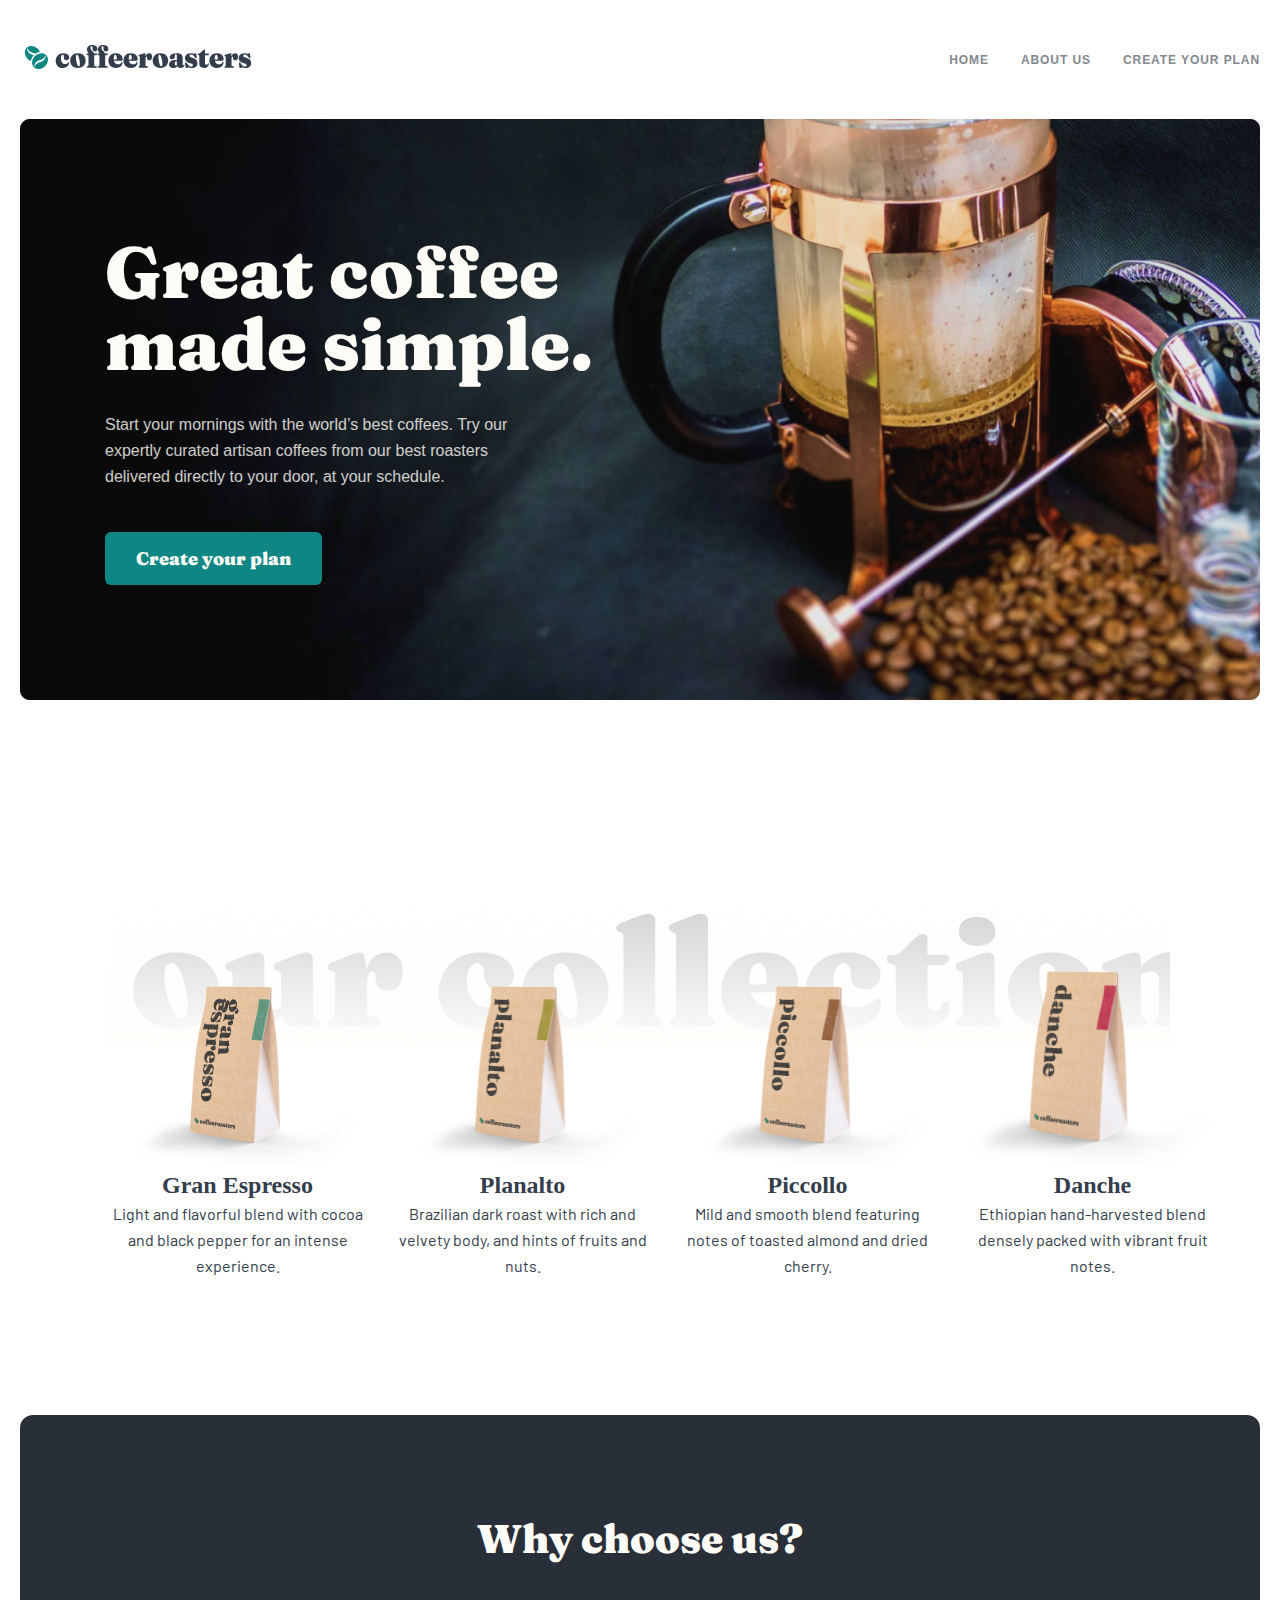
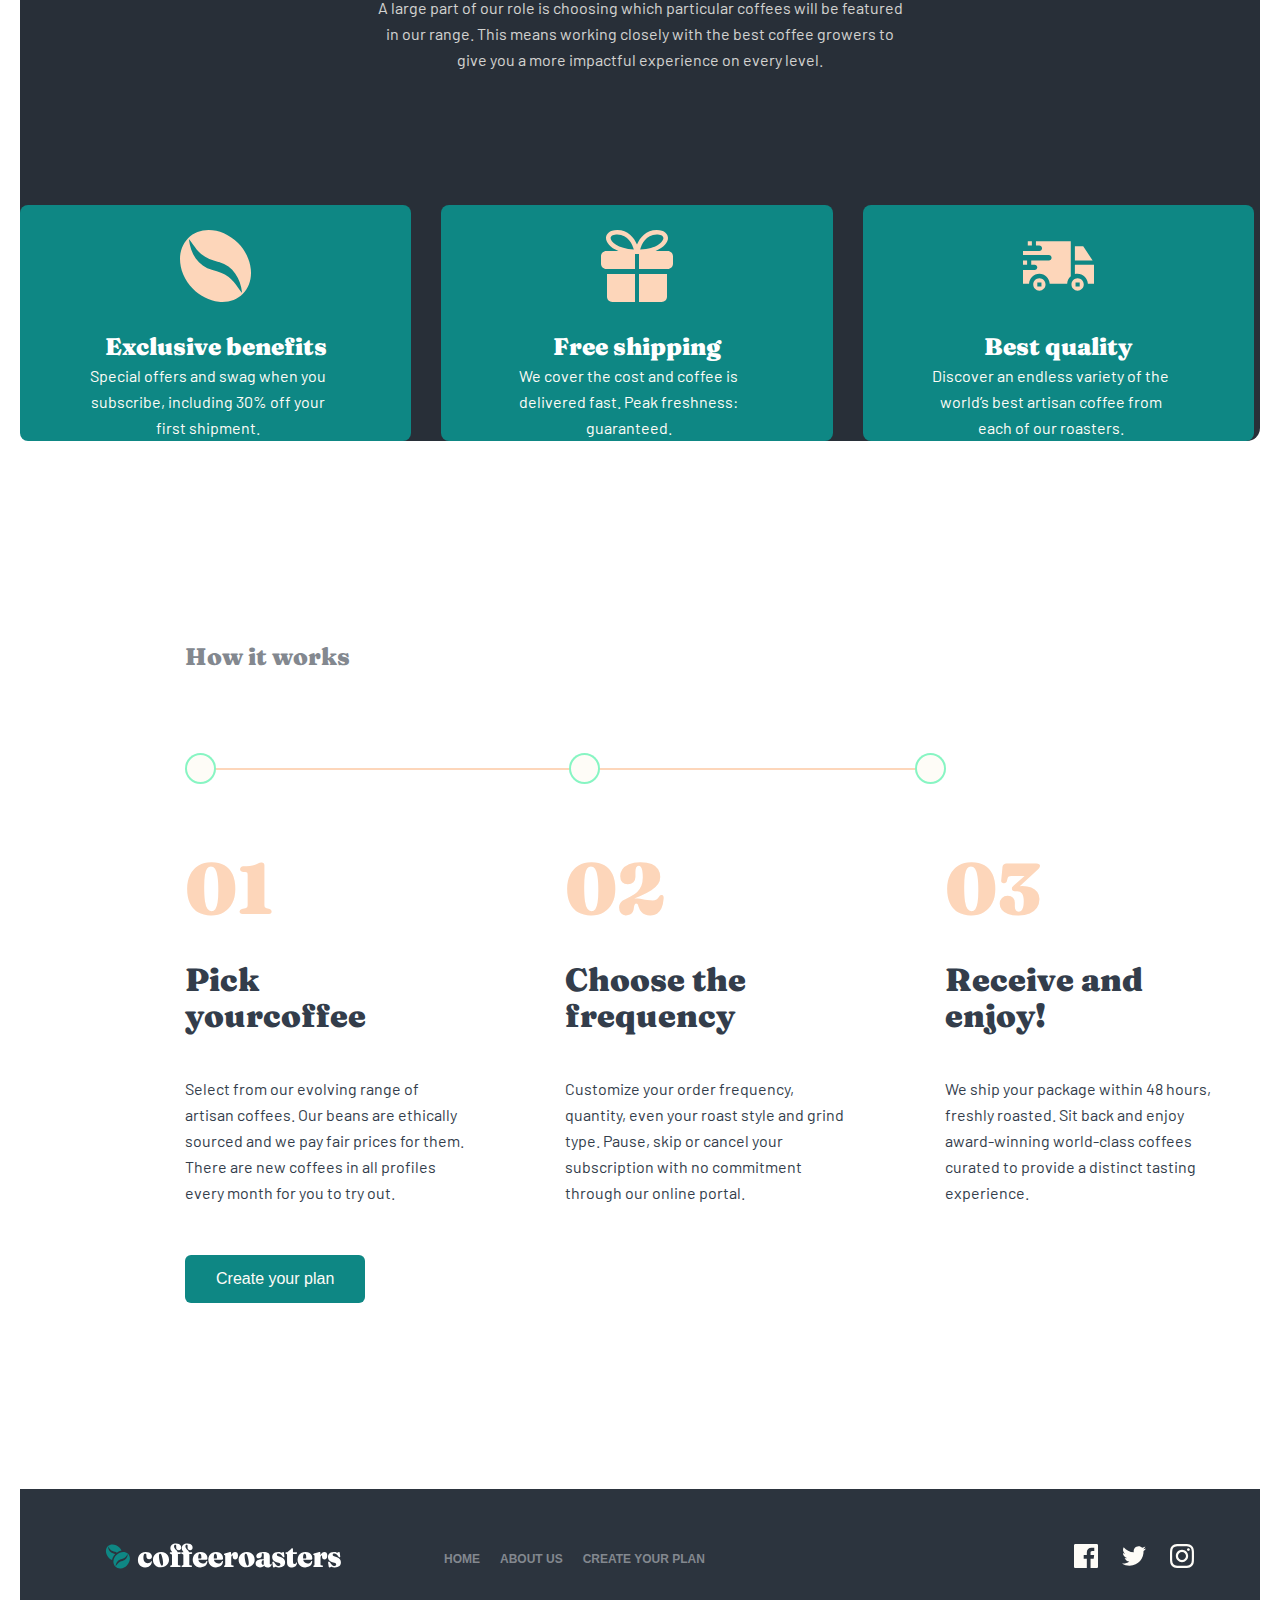
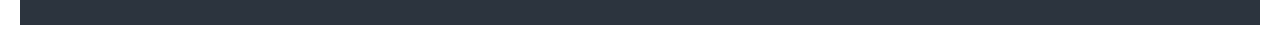
<file: index.html>
<!DOCTYPE html>
<html lang="en">
<head>
    <meta charset="UTF-8">
    <meta http-equiv="X-UA-Compatible" content="IE=edge">
    <meta name="viewport" content="width=device-width, initial-scale=1.0">
    <link rel="stylesheet" href="./css/main.css">
    <title>Document</title>
</head>
<body>
    <header class="site__header header">
        <div class="site__container container">
            <div class="navbar">
                <a href="./index.html">
                    <img src="./images/Group 5.svg" alt="site-logo" width="236" height="26">
                </a>
                <nav class="nav">
                    <ol class="header__list">
                        <li class="header__item">
                            <a class="header__link" href="#link">
                                HOME
                            </a>
                        </li>
                        <li class="header__item">
                            <a class="header__link" href="./next.html" target="blank">
                                ABOUT US
                            </a>
                        </li>
                        <li class="header__item">
                            <a class="header__link" href="#link">
                                Create your plan
                            </a>
                        </li>
                    </ol>
                    <a class="site__hamburger" href="#link">
                        <img src="./images/hamburger.png" alt="site menu" width="20" height="20">
                    </a>
                </nav>   
            </div>
        </div>
    </header>
    
    <main class="site-main">
       <section class="her-section">
        <div class="container">
            <div class="hero">
                <div class="hero__content">
                    <h1 class="hero__title">Great coffee
                        made simple.</h1>
                    <div class="hero__text-wrapper">
                        <p class="hero__text">Start your mornings with the world’s best coffees. Try our expertly curated artisan coffees from our best roasters delivered directly to your door, at your schedule.</p>
                    </div>
                    <a class="hero__link" href="#link">Create your plan</a>
                </div>
            </div>
        </div>
       </section>
        <section class="midle__section">
            <div class="container">
                <div class="site__midle">
                    <div class="boxing">
                        <ul class="site__midle-list">
                            <li class="site__midle-list-item">
                                <img src="./images/kofe.png" alt="site-logo" width="255" height="193">
                                <h2 class="site__midle-title">
                                    Gran Espresso
                                </h2>
                                <p class="site__midle-text">Light and flavorful blend with cocoa and black pepper for an intense experience.</p>
                            </li>
                            <li class="site__midle-list-item">
                                <img src="./images/kofe-box.png" alt="site-logo" width="255" height="193">
                                <h2 class="site__midle-title">
                                    Planalto
                                </h2>
                                <p class="site__midle-text">Brazilian dark roast with rich and velvety body, and hints of fruits and nuts.</p>
                            </li>
                            <li class="site__midle-list-item">
                                <img src="./images/kofe-box-2.png" alt="site-logo" width="255" height="193">
                                <h2 class="site__midle-title">
                                    Piccollo
                                </h2>
                                <p class="site__midle-text">Mild and smooth blend featuring notes of toasted almond and dried cherry.</p>
                            </li>
                            <li class="site__midle-list-item">
                                <img src="./images/chery-kofe.png" alt="site-logo" width="255" height="193">
                                <h2 class="site__midle-title">
                                    Danche
                                </h2>
                                <p class="site__midle-text">Ethiopian hand-harvested blend densely packed with vibrant fruit notes.</p>
                            </li>
                        </ul>
                    </div>
                </div>
            </div>
        </section>
        
        <section>
            <div class="container">
                <div class="end__proect">
                    <div class="cofe__section">
                        <h2 class="end__proect-title">
                            Why choose us?
                        </h2>
                        <div class="end__proect-text">
                            <p class="end__proect-text-item">
                                A large part of our role is choosing which particular coffees will be featured 
                                in our range. This means working closely with the best coffee growers to give 
                                you a more impactful experience on every level.
                            </p>
                        </div>
                        <ul class="about">
                            <li class="about__coffee">
                                <img class="end__proect-img" src="./images/grain of coffee.svg" alt="site-logo" width="71" height="72">
                                <h3 class="about__cofe-title">Exclusive benefits</h3>
                                <p class="about__cofe-text">Special offers and swag when you subscribe, including 30% off your first shipment.</p>
                            </li>
                            
                            <li class="about__coffee">
                                <img class="end__proect-img" src="./images/gift4.svg" alt="site-logo" width="72" height="72">
                                <h3 class="about__cofe-title">Free shipping</h3>
                                <p class="about__cofe-text">We cover the cost and coffee is delivered fast. Peak freshness: guaranteed.</p>
                            </li>
                            
                            <li class="about__coffee">
                                <img class="end__proect-img" src="./images/delivery.svg" alt="site-logo" width="71" height="72">
                                <h3 class="about__cofe-title">Best quality</h3>
                                <p class="about__cofe-text">Discover an endless variety of the world’s best artisan coffee from each of our roasters.</p>
                            </li>
                        </ul>
                    </div>
                </div>
            </div>
        </section>
        
        <section class="next__section">
            <div class="container">
                <div class="works__box">
                    <h2 class="work__title">
                        How it works
                    </h2>
                    <div class="line">
                        <span class="round__1"></span>
                        <span class="round__2"></span>
                        <span class="round__3"></span>
                    </div>
                    
                    <ul class="numbers__father">
                        <li class="numbers__item">
                            <h2 class="numbers">
                                01
                            </h2>
                            <h3 class="numbers__title">
                                Pick yourcoffee
                            </h3>
                            <p class="numbers__text">
                                Select from our evolving range of artisan coffees. Our beans are ethically sourced and we pay fair prices for them. There are new coffees in all profiles every month for you to try out.
                            </p>
                        </li>
                        <li class="numbers__item">
                            <h2 class="numbers">
                                02
                            </h2>
                            <h3 class="numbers__title">
                                Choose the frequency
                            </h3>
                            <p class="numbers__text">
                                Customize your order frequency, quantity, even your roast style and grind type. Pause, skip or cancel your subscription with no commitment through our online portal.
                            </p>
                        </li>
                        <li class="numbers__item">
                            <h2 class="numbers">
                                03
                            </h2>
                            <h3 class="numbers__title">
                                Receive and enjoy!
                            </h3>
                            <p class="numbers__text">
                                We ship your package within 48 hours, freshly roasted. Sit back and enjoy award-winning world-class coffees curated to provide a distinct tasting experience.
                            </p>
                        </li>
                    </ul>
                    <a class="your__plan" href="#link">
                        Create your plan
                    </a>
                </div>
            </div>
        </section>
    </main> 

    <footer class="site-footer">
        <div class="container">
            <div class="cofe__footer">
                <a href="#link">
                    <img class="site__footer-img" src="./images/Group 5 (1).svg" alt="site-logo" width="236" height="26">
                </a>
                <ol class="site__footer-list">
                    <li class="site__footer-list-iteam">
                        <a class="site__footer-list-link" href="#link">
                            HOME
                        </a>
                    </li>
                    <li class="site__footer-list-iteam">
                        <a class="site__footer-list-link" href="./next.html" target="blank">
                            ABOUT US
                        </a>
                    </li>
                    <li class="site__footer-list-iteam">
                        <a class="site__footer-list-link" href="#link">
                            Create your plan
                        </a>
                    </li>
                </ol>

                <ul class="site-others-list">
                    <li class="site-others-list-item">
                        <a class="site-others-link" href="#link">
                            <img src="./images/fecebook.svg" alt="site-fecebook" width="24" height="24">
                        </a>
                    </li>
                    <li class="site-others-list-item">
                        <a class="site-others-link" href="#link">
                            <img src="./images/twitter.svg" alt="site-twitter" width="24" height="24">
                        </a>    
                    </li>
                    <li class="site-others-list-item">
                        <a class="site-others-link" href="#link">
                            <img src="./images/instagram.svg" alt="site-instagram" width="24" height="24">
                        </a>
                    </li>
                </ul>
            </div>
        </div>
    </footer>
</body>
</html>
</file>
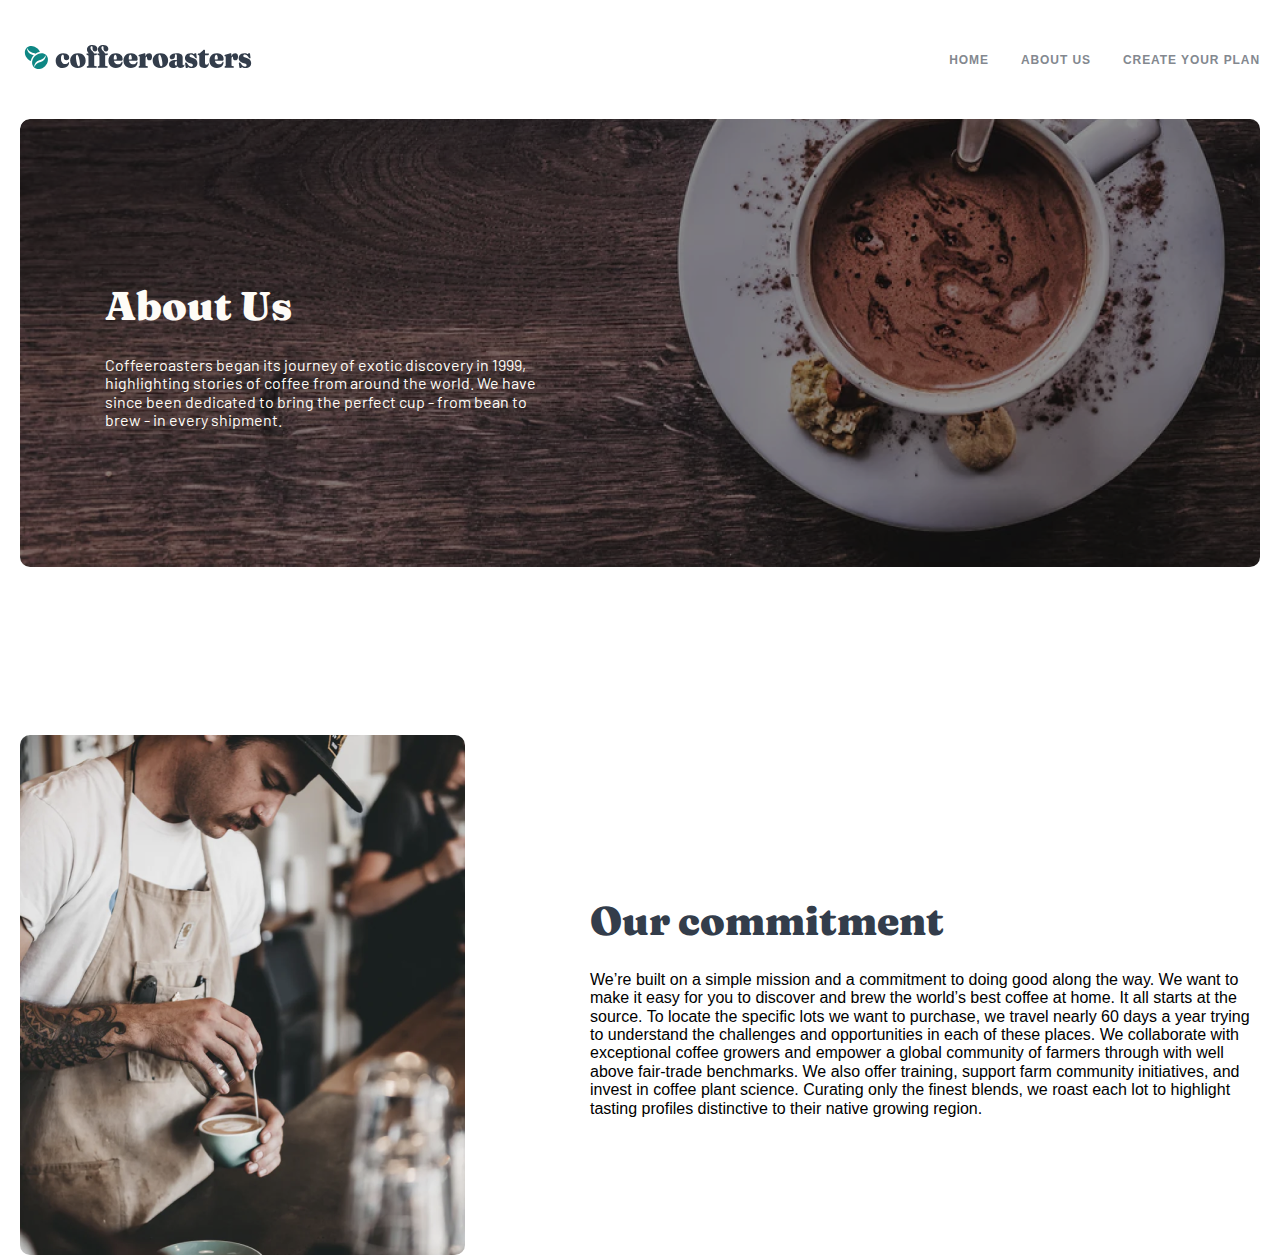
<file: next.html>
<!DOCTYPE html>
<html lang="en">
<head>
   <meta charset="UTF-8">
   <meta http-equiv="X-UA-Compatible" content="IE=edge">
   <meta name="viewport" content="width=device-width, initial-scale=1.0">
   <link rel="stylesheet" href="./css/main.css">
   <title>Document</title>
</head>
<body>
   <header class="site__header header">
      <div class="site__container container">
         <div class="navbar">
            <a href="./index.html">
               <img src="./images/Group 5.svg" alt="site-logo" width="236" height="26">
            </a>
            <nav class="nav">
               <ol class="header__list">
                  <li class="header__item">
                     <a class="header__link" href="#link">
                        HOME
                     </a>
                  </li>
                  <li class="header__item">
                     <a class="header__link" href="./next.html" target="blank">
                        ABOUT US
                     </a>
                  </li>
                  <li class="header__item">
                     <a class="header__link" href="#link">
                        Create your plan
                     </a>
                  </li>
               </ol>
               <a class="site__hamburger" href="#link">
                  <img src="./images/hamburger.png" alt="site menu" width="20" height="20">
               </a>
            </nav>   
         </div>
      </div>
   </header>
   
   <main>
      <section class="next__hero-section">
         <div class="container">
            <div class="next__box">
               <div class="header__section-box">
                  <h1 class="next__hero-title">
                     About Us
                  </h1>
                  <p class="next__hero-text">
                     Coffeeroasters began its journey of exotic discovery in 1999, highlighting stories of coffee from around the world. We have since been dedicated to bring the perfect cup - from bean to brew - in every shipment.
                  </p>
               </div>
            </div>
         </div>
      </section>
      
      <section class="next__page-section">
         <div class="container">
            <div class="next__page-box">
               <img class="coffe__man" src="./images/cofe-men.png" alt="site-img" width="445" height="520">
               <div class="site__about-coffe">
                  <h1 class="coffe__man-title">
                     Our commitment
                  </h1>
                  <p class="coffe__man-text">
                     We’re built on a simple mission and a commitment to doing good along the way. We want to make it easy for you to discover and brew the world’s best coffee at home. It all starts at the source. To locate the specific lots we want to purchase, we travel nearly 60 days a year trying to understand the challenges and opportunities in each of these places. We collaborate with exceptional coffee growers and empower a global community of farmers through with well above fair-trade benchmarks. We also offer training, support farm community initiatives, and invest in coffee plant science. Curating only the finest blends, we roast each lot to highlight tasting profiles distinctive to their native growing region.
                  </p>
               </div>
            </div>
         </div>
      </section>
   </main>
</body>
</html>
</file>
<file: css/main.css>
@font-face {
  font-family: "Barlow";
  font-style: normal;
  font-weight: 400;
  src: local(""), url("../fonts/barlow-v12-latin-regular.woff2") format("woff2"), url("../fonts/barlow-v12-latin-regular.woff") format("woff");
  /* Chrome 6+, Firefox 3.6+, IE 9+, Safari 5.1+ */
}
@font-face {
  font-family: "Barlow";
  font-style: normal;
  font-weight: 700;
  src: local(""), url("../fonts/barlow-v12-latin-700.woff2") format("woff2"), url("../fonts/barlow-v12-latin-700.woff") format("woff");
  /* Chrome 6+, Firefox 3.6+, IE 9+, Safari 5.1+ */
}
@font-face {
  font-family: "Fraunces";
  font-style: normal;
  font-weight: 900;
  src: local(""), url("../fonts/fraunces-v22-latin-900.woff2") format("woff2"), url("../fonts/fraunces-v22-latin-900.woff") format("woff");
  /* Chrome 6+, Firefox 3.6+, IE 9+, Safari 5.1+ */
}
/*! normalize.css v8.0.1 | MIT License | github.com/necolas/normalize.css */
/* Document
   ========================================================================== */
/**
 * 1. Correct the line height in all browsers.
 * 2. Prevent adjustments of font size after orientation changes in iOS.
 */
html {
  line-height: 1.15;
  /* 1 */
  -webkit-text-size-adjust: 100%;
  /* 2 */
}

/* Sections
   ========================================================================== */
/**
 * Remove the margin in all browsers.
 */
body {
  margin: 0;
}

/**
 * Render the `main` element consistently in IE.
 */
main {
  display: block;
}

/**
 * Correct the font size and margin on `h1` elements within `section` and
 * `article` contexts in Chrome, Firefox, and Safari.
 */
h1 {
  font-size: 2em;
  margin: 0.67em 0;
}

/* Grouping content
   ========================================================================== */
/**
 * 1. Add the correct box sizing in Firefox.
 * 2. Show the overflow in Edge and IE.
 */
hr {
  box-sizing: content-box;
  /* 1 */
  height: 0;
  /* 1 */
  overflow: visible;
  /* 2 */
}

/**
 * 1. Correct the inheritance and scaling of font size in all browsers.
 * 2. Correct the odd `em` font sizing in all browsers.
 */
pre {
  font-family: monospace, monospace;
  /* 1 */
  font-size: 1em;
  /* 2 */
}

/* Text-level semantics
   ========================================================================== */
/**
 * Remove the gray background on active links in IE 10.
 */
a {
  background-color: transparent;
}

/**
 * 1. Remove the bottom border in Chrome 57-
 * 2. Add the correct text decoration in Chrome, Edge, IE, Opera, and Safari.
 */
abbr[title] {
  border-bottom: none;
  /* 1 */
  text-decoration: underline;
  /* 2 */
  -webkit-text-decoration: underline dotted;
          text-decoration: underline dotted;
  /* 2 */
}

/**
 * Add the correct font weight in Chrome, Edge, and Safari.
 */
b,
strong {
  font-weight: bolder;
}

/**
 * 1. Correct the inheritance and scaling of font size in all browsers.
 * 2. Correct the odd `em` font sizing in all browsers.
 */
code,
kbd,
samp {
  font-family: monospace, monospace;
  /* 1 */
  font-size: 1em;
  /* 2 */
}

/**
 * Add the correct font size in all browsers.
 */
small {
  font-size: 80%;
}

/**
 * Prevent `sub` and `sup` elements from affecting the line height in
 * all browsers.
 */
sub,
sup {
  font-size: 75%;
  line-height: 0;
  position: relative;
  vertical-align: baseline;
}

sub {
  bottom: -0.25em;
}

sup {
  top: -0.5em;
}

/* Embedded content
   ========================================================================== */
/**
 * Remove the border on images inside links in IE 10.
 */
img {
  border-style: none;
}

/* Forms
   ========================================================================== */
/**
 * 1. Change the font styles in all browsers.
 * 2. Remove the margin in Firefox and Safari.
 */
button,
input,
optgroup,
select,
textarea {
  font-family: inherit;
  /* 1 */
  font-size: 100%;
  /* 1 */
  line-height: 1.15;
  /* 1 */
  margin: 0;
  /* 2 */
}

/**
 * Show the overflow in IE.
 * 1. Show the overflow in Edge.
 */
button,
input {
  /* 1 */
  overflow: visible;
}

/**
 * Remove the inheritance of text transform in Edge, Firefox, and IE.
 * 1. Remove the inheritance of text transform in Firefox.
 */
button,
select {
  /* 1 */
  text-transform: none;
}

/**
 * Correct the inability to style clickable types in iOS and Safari.
 */
button,
[type=button],
[type=reset],
[type=submit] {
  -webkit-appearance: button;
}

/**
 * Remove the inner border and padding in Firefox.
 */
button::-moz-focus-inner,
[type=button]::-moz-focus-inner,
[type=reset]::-moz-focus-inner,
[type=submit]::-moz-focus-inner {
  border-style: none;
  padding: 0;
}

/**
 * Restore the focus styles unset by the previous rule.
 */
button:-moz-focusring,
[type=button]:-moz-focusring,
[type=reset]:-moz-focusring,
[type=submit]:-moz-focusring {
  outline: 1px dotted ButtonText;
}

/**
 * Correct the padding in Firefox.
 */
fieldset {
  padding: 0.35em 0.75em 0.625em;
}

/**
 * 1. Correct the text wrapping in Edge and IE.
 * 2. Correct the color inheritance from `fieldset` elements in IE.
 * 3. Remove the padding so developers are not caught out when they zero out
 *    `fieldset` elements in all browsers.
 */
legend {
  box-sizing: border-box;
  /* 1 */
  color: inherit;
  /* 2 */
  display: table;
  /* 1 */
  max-width: 100%;
  /* 1 */
  padding: 0;
  /* 3 */
  white-space: normal;
  /* 1 */
}

/**
 * Add the correct vertical alignment in Chrome, Firefox, and Opera.
 */
progress {
  vertical-align: baseline;
}

/**
 * Remove the default vertical scrollbar in IE 10+.
 */
textarea {
  overflow: auto;
}

/**
 * 1. Add the correct box sizing in IE 10.
 * 2. Remove the padding in IE 10.
 */
[type=checkbox],
[type=radio] {
  box-sizing: border-box;
  /* 1 */
  padding: 0;
  /* 2 */
}

/**
 * Correct the cursor style of increment and decrement buttons in Chrome.
 */
[type=number]::-webkit-inner-spin-button,
[type=number]::-webkit-outer-spin-button {
  height: auto;
}

/**
 * 1. Correct the odd appearance in Chrome and Safari.
 * 2. Correct the outline style in Safari.
 */
[type=search] {
  -webkit-appearance: textfield;
  /* 1 */
  outline-offset: -2px;
  /* 2 */
}

/**
 * Remove the inner padding in Chrome and Safari on macOS.
 */
[type=search]::-webkit-search-decoration {
  -webkit-appearance: none;
}

/**
 * 1. Correct the inability to style clickable types in iOS and Safari.
 * 2. Change font properties to `inherit` in Safari.
 */
::-webkit-file-upload-button {
  -webkit-appearance: button;
  /* 1 */
  font: inherit;
  /* 2 */
}

/* Interactive
   ========================================================================== */
/*
 * Add the correct display in Edge, IE 10+, and Firefox.
 */
details {
  display: block;
}

/*
 * Add the correct display in all browsers.
 */
summary {
  display: list-item;
}

/* Misc
   ========================================================================== */
/**
 * Add the correct display in IE 10+.
 */
template {
  display: none;
}

/**
 * Add the correct display in IE 10.
 */
[hidden] {
  display: none;
}

* {
  margin: 0;
  padding: 0;
  box-sizing: border-box;
  list-style-type: none;
  text-decoration: none;
}

body {
  font-family: "Barlow", sans-serif;
  font-style: normal;
  font-family: "Fraunces 9pt", sans-serif;
  font-style: normal;
}

.container {
  max-width: 1310px;
  margin: 0 auto;
  padding: 0 20px;
}

@font-face {
  font-family: "Barlow";
  font-style: normal;
  font-weight: 400;
  src: local(""), url("../fonts/barlow-v12-latin-regular.woff2") format("woff2"), url("../fonts/barlow-v12-latin-regular.woff") format("woff");
  /* Chrome 6+, Firefox 3.6+, IE 9+, Safari 5.1+ */
}
@font-face {
  font-family: "Barlow";
  font-style: normal;
  font-weight: 700;
  src: local(""), url("../fonts/barlow-v12-latin-700.woff2") format("woff2"), url("../fonts/barlow-v12-latin-700.woff") format("woff");
  /* Chrome 6+, Firefox 3.6+, IE 9+, Safari 5.1+ */
}
@font-face {
  font-family: "Fraunces";
  font-style: normal;
  font-weight: 900;
  src: local(""), url("../fonts/fraunces-v22-latin-900.woff2") format("woff2"), url("../fonts/fraunces-v22-latin-900.woff") format("woff");
  /* Chrome 6+, Firefox 3.6+, IE 9+, Safari 5.1+ */
}
.navbar {
  display: flex;
  align-items: center;
  justify-content: space-between;
  margin-top: 44px;
  margin-bottom: 45px;
}

.header__list {
  display: flex;
  align-items: center;
}

.header__item + .header__item {
  margin-left: 32px;
}

.header__link {
  font-weight: 700;
  font-size: 12px;
  line-height: 15px;
  letter-spacing: 0.923077px;
  text-transform: uppercase;
  color: #83888F;
  transition: 0.3s;
}

.header__link:hover {
  color: #333D4B;
}

.site__hamburger {
  display: none;
}

@media only screen and (max-width: 679px) {
  .site__hamburger {
    display: block;
  }

  .header__list {
    display: none;
  }
}
@media only screen and (max-width: 679px) {
  .others {
    width: 689px;
    background-image: url("../images/cofe-img-mobile.jpg");
    background-repeat: no-repeat;
    border-radius: 10px;
  }

  .hero__title {
    margin-bottom: 24px;
    width: 329px;
    font-size: 48px;
  }

  .hero-text {
    margin-bottom: 40px;
    width: 398px;
    font-family: "Barlow";
    font-style: normal;
    font-weight: 400;
    font-size: 15px;
    line-height: 25px;
  }

  .site__midle-list {
    display: block;
  }
}
.boxing {
  margin: 136px 90px;
  background-image: url("../images/bacgraund.png");
  background-repeat: no-repeat;
}

.site__midle-list {
  display: flex;
  align-items: center;
}

.site__midle-list-item {
  margin-top: 120px;
}

.site__midle-list-item + .site__midle-list-item {
  margin-left: 30px;
}

.site__midle-title {
  font-family: "Fraunces 9pt";
  font-style: normal;
  font-weight: 900;
  font-size: 24px;
  line-height: 32px;
  text-align: center;
  color: #333D4B;
}

.site__midle-text {
  font-family: "Barlow";
  font-style: normal;
  font-weight: 400;
  font-size: 16px;
  line-height: 26px;
  text-align: center;
  color: #333D4B;
}

.cofe__section {
  padding: 100px 0 0 0;
  background-color: #282f38;
  border-radius: 13px;
}

.end__proect-title {
  font-family: "Fraunces", sans-serif;
  font-style: normal;
  font-weight: 900;
  font-size: 40px;
  line-height: 48px;
  text-align: center;
  color: #FEFCF7;
}

.end__proect-text {
  width: 530px;
  margin: 32px auto;
}

.end__proect-text-item {
  font-family: "Barlow";
  font-style: normal;
  font-weight: 400;
  font-size: 16px;
  line-height: 26px;
  text-align: center;
  color: #FEFCF7;
  opacity: 0.8;
}

.about {
  display: flex;
  align-items: center;
}

.about__coffee {
  margin-top: 100px;
  background-color: #0e8784;
  border-radius: 8px;
}

.about__coffee + .about__coffee {
  margin-left: 30px;
}

.end__proect-img {
  margin: 25px 160px;
}

.about__cofe-title {
  font-family: "Fraunces", sans-serif;
  font-style: normal;
  font-weight: 900;
  font-size: 24px;
  line-height: 32px;
  text-align: center;
  color: #fff;
}

.about__cofe-text {
  margin-left: 60px;
  width: 255px;
  font-family: "Barlow";
  font-style: normal;
  font-weight: 400;
  font-size: 16px;
  line-height: 26px;
  text-align: center;
  color: #FEFCF7;
}

.works__box {
  margin: 200px 230px 200px 165px;
}

.work__title {
  margin-bottom: 95px;
  font-family: "Fraunces", sans-serif;
  font-style: normal;
  font-weight: 900;
  font-size: 24px;
  line-height: 32px;
  color: #83888F;
}

.line {
  width: 760px;
  height: 1px;
  position: relative;
  border-bottom: 2px solid #Fdd6ba;
}

.round__1 {
  width: 31px;
  height: 31px;
  position: absolute;
  border-radius: 50%;
  background: #FEFCF7;
  border: 2px solid rgba(0, 238, 136, 0.4666666667);
  top: -15px;
}

.round__2 {
  width: 31px;
  height: 31px;
  position: absolute;
  border-radius: 50%;
  background: #FEFCF7;
  border: 2px solid rgba(0, 238, 136, 0.4666666667);
  top: -15px;
  left: 384px;
}

.round__3 {
  width: 31px;
  height: 31px;
  position: absolute;
  border-radius: 50%;
  background: #FEFCF7;
  border: 2px solid rgba(0, 238, 136, 0.4666666667);
  top: -15px;
  left: 730px;
}

.numbers__father {
  margin-top: 82px;
  display: flex;
  align-content: inherit;
}

.numbers__item + .numbers__item {
  margin-left: 95px;
}

.numbers {
  margin-bottom: 38px;
  font-family: "Fraunces", sans-serif;
  font-style: normal;
  font-weight: 900;
  font-size: 72px;
  line-height: 72px;
  color: #FDD6BA;
}

.numbers__title {
  margin-bottom: 42px;
  width: 255px;
  font-family: "Fraunces", sans-serif;
  font-style: normal;
  font-weight: 900;
  font-size: 32px;
  line-height: 36px;
  color: #333D4B;
}

.numbers__text {
  margin-bottom: 64px;
  width: 285px;
  font-family: "Barlow";
  font-style: normal;
  font-weight: 400;
  font-size: 16px;
  line-height: 26px;
  color: #333D4B;
}

.your__plan {
  padding: 15px 31px 16px;
  color: #FEFCF7;
  background: #0E8784;
  border-radius: 6px;
  transition: 0.3s;
}

.your__plan:hover {
  background: #66D2CF;
  color: #FEFCF7;
}

.hero {
  padding: 117px 10px 144px 85px;
  background-image: url("../images/hero__bg.png");
  background-repeat: no-repeat;
  background-size: 100%;
}

.hero__content {
  width: 493px;
}

.hero__title {
  margin: 0;
  padding: 0;
  font-family: "Fraunces", sans-serif;
  font-style: normal;
  font-weight: 900;
  font-size: 72px;
  line-height: 72px;
  color: #FEFCF7;
  margin-bottom: 32px;
}

.hero__text-wrapper {
  width: 445px;
}

.hero__text {
  margin-bottom: 56px;
  font-weight: 400;
  font-size: 16px;
  line-height: 26px;
  color: #FEFCF7;
  mix-blend-mode: normal;
  opacity: 0.8;
}

.hero__link {
  padding: 15px 31px;
  font-family: "Fraunces", sans-serif;
  font-style: normal;
  font-weight: 900;
  font-size: 18px;
  line-height: 25px;
  text-align: center;
  color: #FEFCF7;
  background: #0E8784;
  border-radius: 6px;
  transition: 0.3s;
}

.hero__link:hover {
  background: #66D2CF;
  border-radius: 6px;
  color: #FEFCF7;
}

@media only screen and (max-width: 1084px) {
  .hero {
    padding: 104px 10px 100px 58px;
    background-image: url("../images/tablet_hero-bg.png");
  }

  .hero__title {
    margin-bottom: 24px;
    font-size: 48px;
    line-height: 48px;
  }

  .hero__text {
    margin-bottom: 40px;
    font-size: 15px;
    line-height: 25px;
  }

  .hero__link {
    font-size: 18px;
    line-height: 25px;
  }
}
@media only screen and (max-width: 762px) {
  .hero__content {
    width: 100%;
  }

  .hero__text-wrapper {
    width: 100%;
  }
}
@media only screen and (max-width: 631px) {
  .hero {
    padding: 100px 24px;
    background-image: url("../images/hero__mobile.png");
    background-position: center;
  }

  .hero__content {
    text-align: center;
    width: 100%;
  }

  .hero__title {
    width: 100%;
    font-size: 40px;
    line-height: 40px;
  }

  .hero__text {
    font-size: 15px;
    line-height: 25px;
  }
}
.cofe__footer {
  padding: 54px 0 52px 0;
  margin-bottom: 30px;
  display: flex;
  align-items: center;
  background-color: #2c343e;
}

.site__footer-img {
  margin-left: 85px;
}

.site__footer-list {
  display: flex;
  align-items: center;
  margin-left: 103px;
}

.site__footer-list-iteam + .site__footer-list-iteam {
  margin-left: 20px;
}

.site__footer-list-link {
  font-style: normal;
  font-weight: 700;
  font-size: 12px;
  text-transform: uppercase;
  color: #83888F;
  transition: 0.3s;
}

.site__footer-list-link:hover {
  font-weight: 700;
  font-size: 12px;
  text-transform: uppercase;
  color: #FEFCF7;
}

.site-others-list {
  display: flex;
  align-items: center;
  margin-left: 369px;
}

.site-others-list-item + .site-others-list-item {
  margin-left: 24px;
}

@media only screen and (max-width: 679px) {
  .site__hamburger {
    display: block;
  }

  .header__list {
    display: none;
  }

  .site__midle-list-item {
    display: inline-block;
  }
}
@media only screen and (max-width: 679px) {
  .others {
    width: 689px;
    background-image: url("../images/cofe-img-mobile.jpg");
    background-repeat: no-repeat;
    border-radius: 10px;
  }

  .hero__title {
    margin-bottom: 24px;
    width: 329px;
    font-size: 48px;
  }

  .hero-text {
    margin-bottom: 40px;
    width: 398px;
    font-family: "Barlow";
    font-style: normal;
    font-weight: 400;
    font-size: 15px;
    line-height: 25px;
  }

  .site__midle-list {
    display: block;
  }

  .about__coffee {
    display: inline-block;
  }
}
@media only screen and (max-width: 1084px) {
  .hero {
    padding: 104px 10px 100px 58px;
    background-image: url("../images/tablet_hero-bg.png");
  }

  .hero__title {
    margin-bottom: 24px;
    font-size: 48px;
    line-height: 48px;
  }

  .hero__text {
    margin-bottom: 40px;
    font-size: 15px;
    line-height: 25px;
  }

  .hero__link {
    font-size: 18px;
    line-height: 25px;
  }
}
@media only screen and (max-width: 762px) {
  .hero__content {
    width: 100%;
  }

  .hero__text-wrapper {
    width: 100%;
  }
}
@media only screen and (max-width: 631px) {
  .hero {
    padding: 100px 24px;
    background-image: url("../images/hero__mobile.png");
    background-position: center;
  }

  .hero__content {
    text-align: center;
    width: 100%;
  }

  .hero__title {
    width: 100%;
    font-size: 40px;
    line-height: 40px;
  }

  .hero__text {
    font-size: 15px;
    line-height: 25px;
  }

  .cofe__footer {
    display: flex;
    align-items: center;
    justify-content: center;
  }

  .header__section-box {
    text-align: center;
  }

  .coffe__man {
    display: inline-block;
  }
}
@media only screen and (max-width: 989px) {
  .site__about-coffe {
    display: block;
  }
}
.next__box {
  padding: 137px 0 137px 0;
  margin-bottom: 168px;
  background-image: url("../../images/Bitmap (1).png");
  background-repeat: no-repeat;
  border-radius: 10px;
}

.header__section-box {
  margin-left: 85px;
}

.next__hero-title {
  font-family: "Fraunces", sans-serif;
  font-style: normal;
  font-weight: 900;
  font-size: 40px;
  color: #FEFCF7;
}

.next__hero-text {
  width: 445px;
  font-family: "Barlow";
  font-style: normal;
  font-weight: 400;
  font-size: 16px;
  color: #FEFCF7;
}

.next__page-box {
  display: flex;
  align-items: center;
}

.coffe__man {
  border-radius: 10px;
}

.site__about-coffe {
  margin-left: 125px;
}

.coffe__man-title {
  font-family: "Fraunces", sans-serif;
  font-style: normal;
  font-weight: 900;
  font-size: 40px;
  color: #333D4B;
}

.offe__man-text {
  font-family: "Barlow";
  font-style: normal;
  font-weight: 400;
  font-size: 16px;
  color: #333D4B;
  opacity: 0.8;
}/*# sourceMappingURL=main.css.map */
</file>
